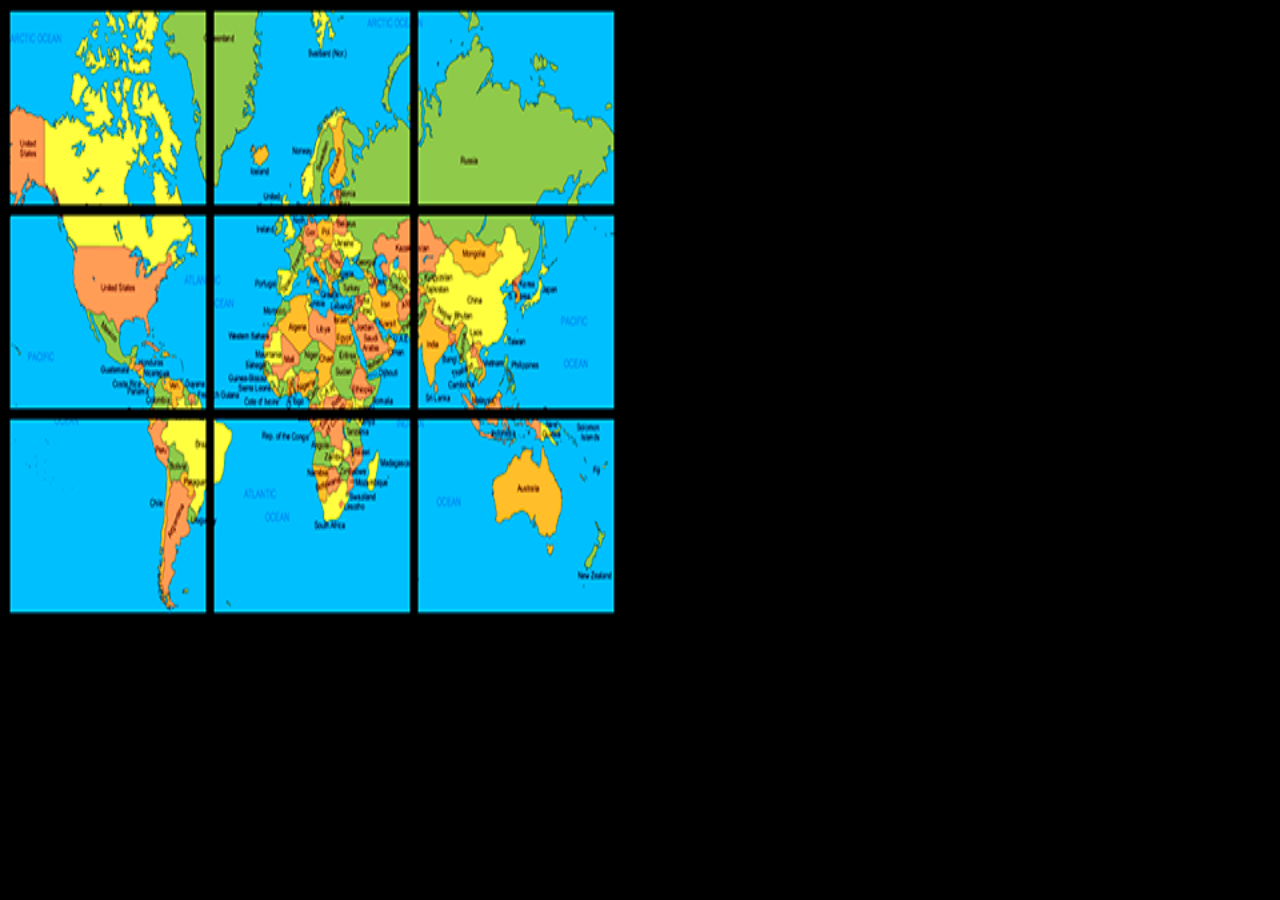
<file: atividade_dw003/index.html>
<!DOCTYPE html>
<html lang="en">
<head>
    <meta charset="UTF-8">
    <meta name="viewport" content="width=device-width, initial-scale=1.0">
    <title>Tarefa</title>
    <link rel="stylesheet" href="style.css">
</head>
<body>
    <img src="assets/mapa03.png" alt="">
    <img src="assets/mapa07.png" alt="">
    <img src="assets/mapa05.png" alt="">
    <br>
    <img src="assets/mapa09.png" alt="">
    <img src="assets/mapa01.png" alt="">
    <img src="assets/mapa08.png" alt="">
    <br>
    <img src="assets/mapa06.png" alt="">
    <img src="assets/mapa02.png" alt="">
    <img src="assets/mapa04.png" alt="">
</body>
</html>
</file>
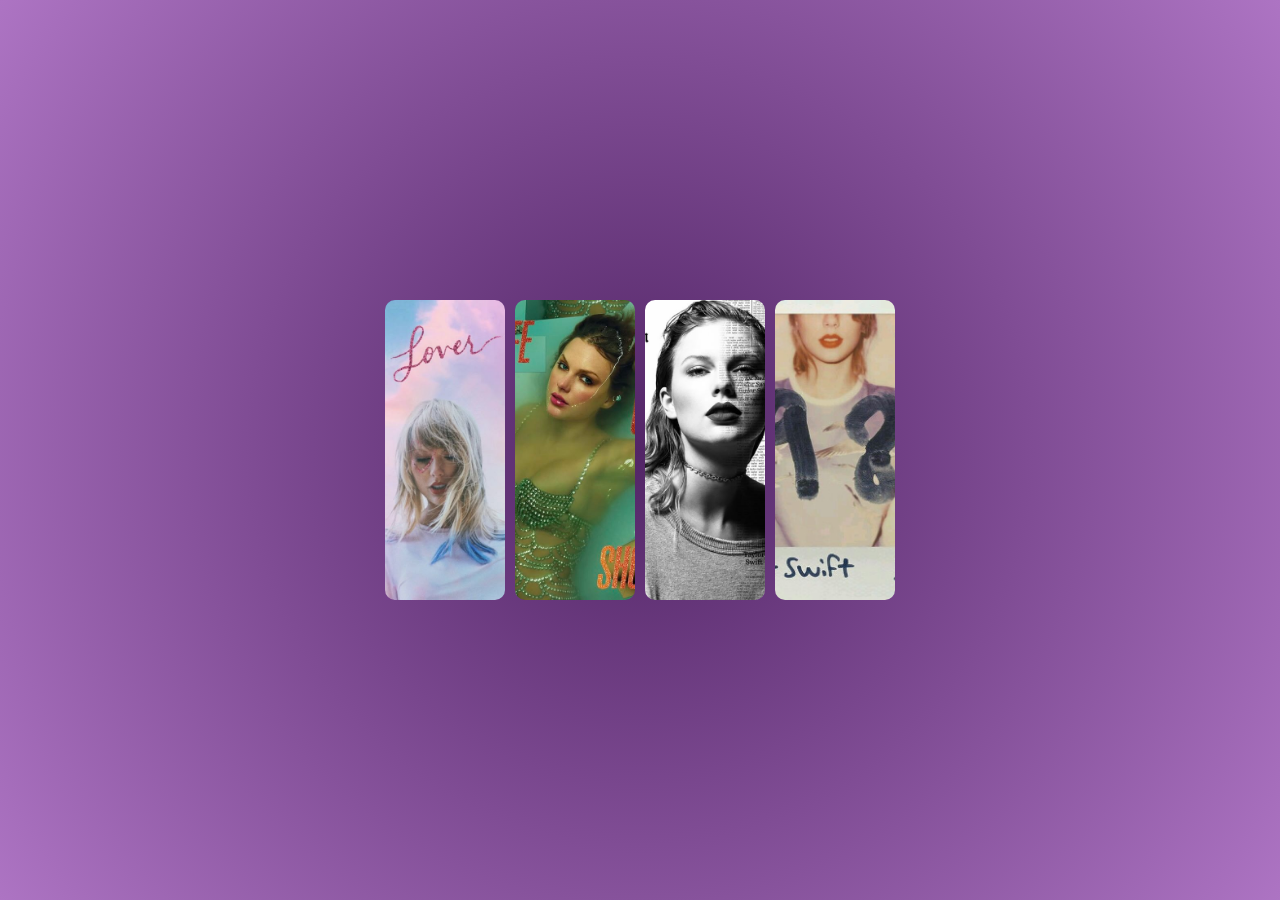
<file: atividade_dw008/index.html>
<!DOCTYPE html>
<html lang="en">
<head>
    <meta charset="UTF-8">
    <meta name="viewport" content="width=device-width, initial-scale=1.0">
    <title>expand image</title>
    <link rel="stylesheet" href="style.css">
</head>
<body>
    <div class="cards">
        <div class="card">
            <img src="imagens/꒰乐꒱.jpg" alt="Image 1">
        </div>
        <div class="card">
            <img src="imagens/Taylor Swift The life of a Showgirl.jpg" alt="Image 2">
        </div>
        <div class="card">
            <img src="imagens/taylor swift reputation album cover.jpg" alt="Image 3">
        </div>
        <div class="card">
            <img src="imagens/Taylor Swift - Blank Space.jpg" alt="Image 4">
        </div>

    </div>
</body>
</html>
</file>
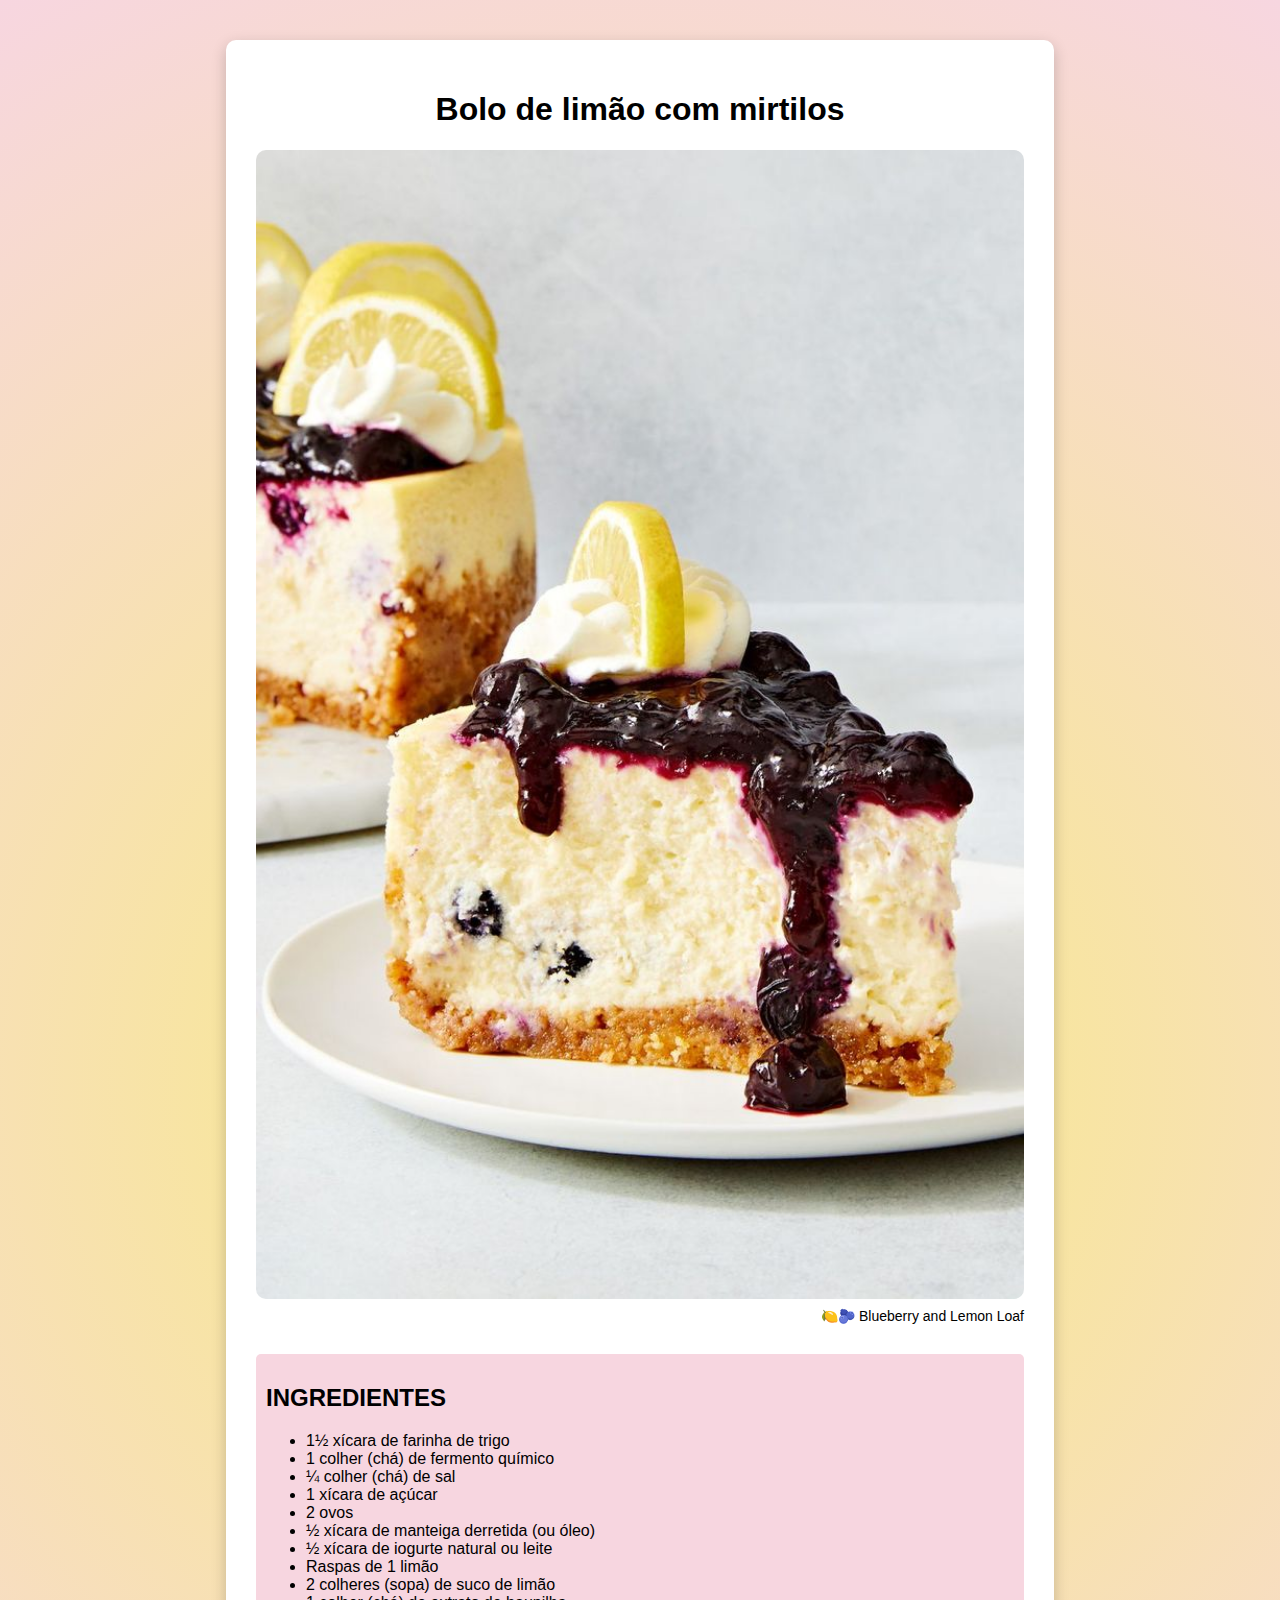
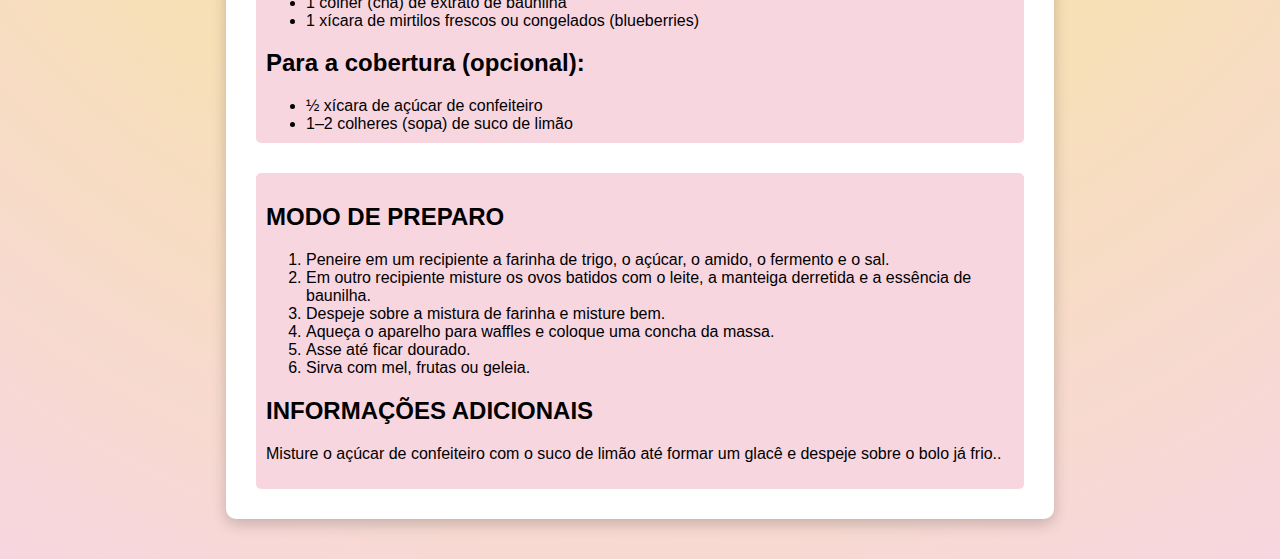
<file: atividade_dw009/index.html>
<!DOCTYPE html>
<html lang="pt-br">
<head>
    <meta charset="UTF-8">
    <title>cardapio</title>
    <link rel="stylesheet" href="style.css">
</head>

<body>

<div class="container">

    <h1>Bolo de limão com mirtilos</h1>

    <img src="imagem/I Can't Get Enough Of Lemon-Blueberry Desserts—Here's Everything I'm Making This Spring.jpg" alt="Waffle" class="imagem">
    <figcaption>🍋🫐 Blueberry and Lemon Loaf</figcaption>

    <p class="legenda"></p>

    <div class="con1">
        <h2>INGREDIENTES</h2>

    <ul>
        <li>1½ xícara de farinha de trigo</li>
        <li>1 colher (chá) de fermento químico</li>
        <li>¼ colher (chá) de sal</li>
        <li>1 xícara de açúcar</li>
        <li>2 ovos</li>
        <li>½ xícara de manteiga derretida (ou óleo)</li>
        <li>½ xícara de iogurte natural ou leite</li>
        <li>Raspas de 1 limão</li>
        <li>2 colheres (sopa) de suco de limão</li>
        <li>1 colher (chá) de extrato de baunilha</li>
        <li>1 xícara de mirtilos frescos ou congelados (blueberries)</li>
    </ul>

    <h2> Para a cobertura (opcional): </h2>
    <ul>
        <li>½ xícara de açúcar de confeiteiro</li>
        <li>1–2 colheres (sopa) de suco de limão</li>
    </ul>
    </div>
   
    <div class="con2">
        <h2>MODO DE PREPARO</h2>

    <ol>
        <li>Peneire em um recipiente a farinha de trigo, o açúcar, o amido, o fermento e o sal.</li>
        <li>Em outro recipiente misture os ovos batidos com o leite, a manteiga derretida e a essência de baunilha.</li>
        <li>Despeje sobre a mistura de farinha e misture bem.</li>
        <li>Aqueça o aparelho para waffles e coloque uma concha da massa.</li>
        <li>Asse até ficar dourado.</li>
        <li>Sirva com mel, frutas ou geleia.</li>
    </ol>

    <h2>INFORMAÇÕES ADICIONAIS</h2>

    <p>Misture o açúcar de confeiteiro com o suco de limão até formar um glacê e despeje sobre o bolo já frio..</p>
    </div>

</div>

</body>
</html>
</file>
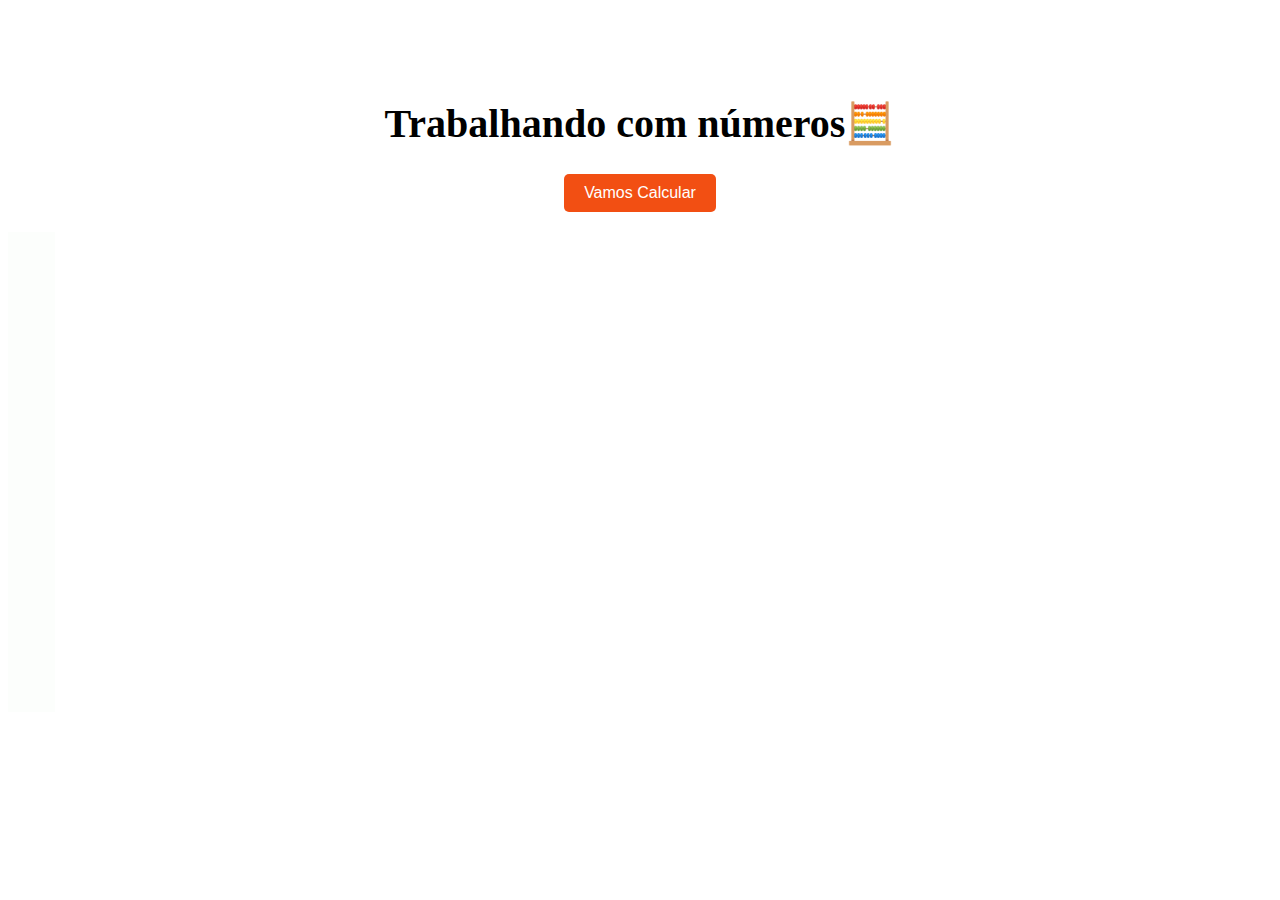
<file: atividade_dw012/index.html>
<!DOCTYPE html>
<html lang="pt-br">
<head>
<meta charset="UTF-8">
<title>Trabalhando com números</title>

<link rel="stylesheet" href="style.css">

</head>

<body>

<h1>Trabalhando com números🧮</h1>

<button onclick="calcular()">Vamos Calcular</button>

<p id="resultado"></p>

<script src="script.js"></script>

<marquee behavior="" direction="right"><img src="Dancing Number Dancing Letter Sticker - Dancing Number Dancing Letter Number - Descobrir e Compartilhar GIFs.gif" alt=""></marquee>

</body>
</html>
</file>
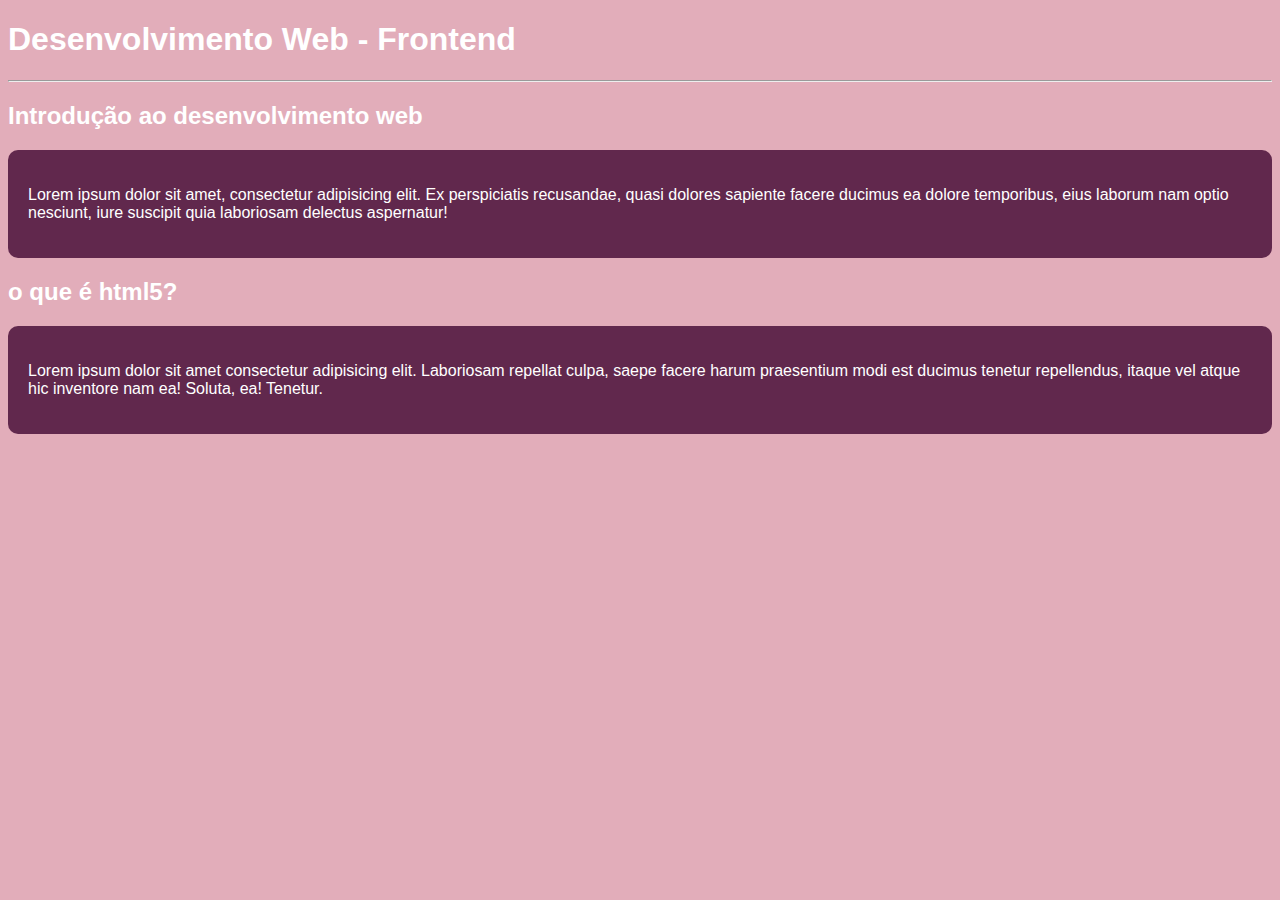
<file: dw002/index.html>
<!DOCTYPE html> <!-- iniciando um arquivo html 5 -->
<html lang="pt-br"> <!-- definir o idima -->
<head> <!-- onde fica as configurações do doculmento -->
    <meta charset="UTF-8">
    <meta name="viewport" content="width=device-width, initial-scale=1.0">
    <link rel="stylesheet" href="style.css">
    <link rel="shortcut icon" href="favicon.ico" type="image/x-icon">
    <title>Dw - Frontend</title>
</head>

<body>
    <h1>Desenvolvimento Web - Frontend</h1>
    <hr>
    <h2>Introdução ao desenvolvimento web</h2>
    <div class="poesia"> 
        <p>
        Lorem ipsum dolor sit amet, consectetur adipisicing elit. Ex perspiciatis recusandae, quasi dolores sapiente facere ducimus ea dolore temporibus, eius laborum nam optio nesciunt, iure suscipit quia laboriosam delectus aspernatur!
    </p>
    </div>

    <h2> o que é html5?</h2>
    <div class="poesia">
        <p>Lorem ipsum dolor sit amet consectetur adipisicing elit. Laboriosam repellat culpa, saepe facere harum praesentium modi est ducimus tenetur repellendus, itaque vel atque hic inventore nam ea! Soluta, ea! Tenetur.

        </p>
    </div>
   
</body>
</html>
</file>
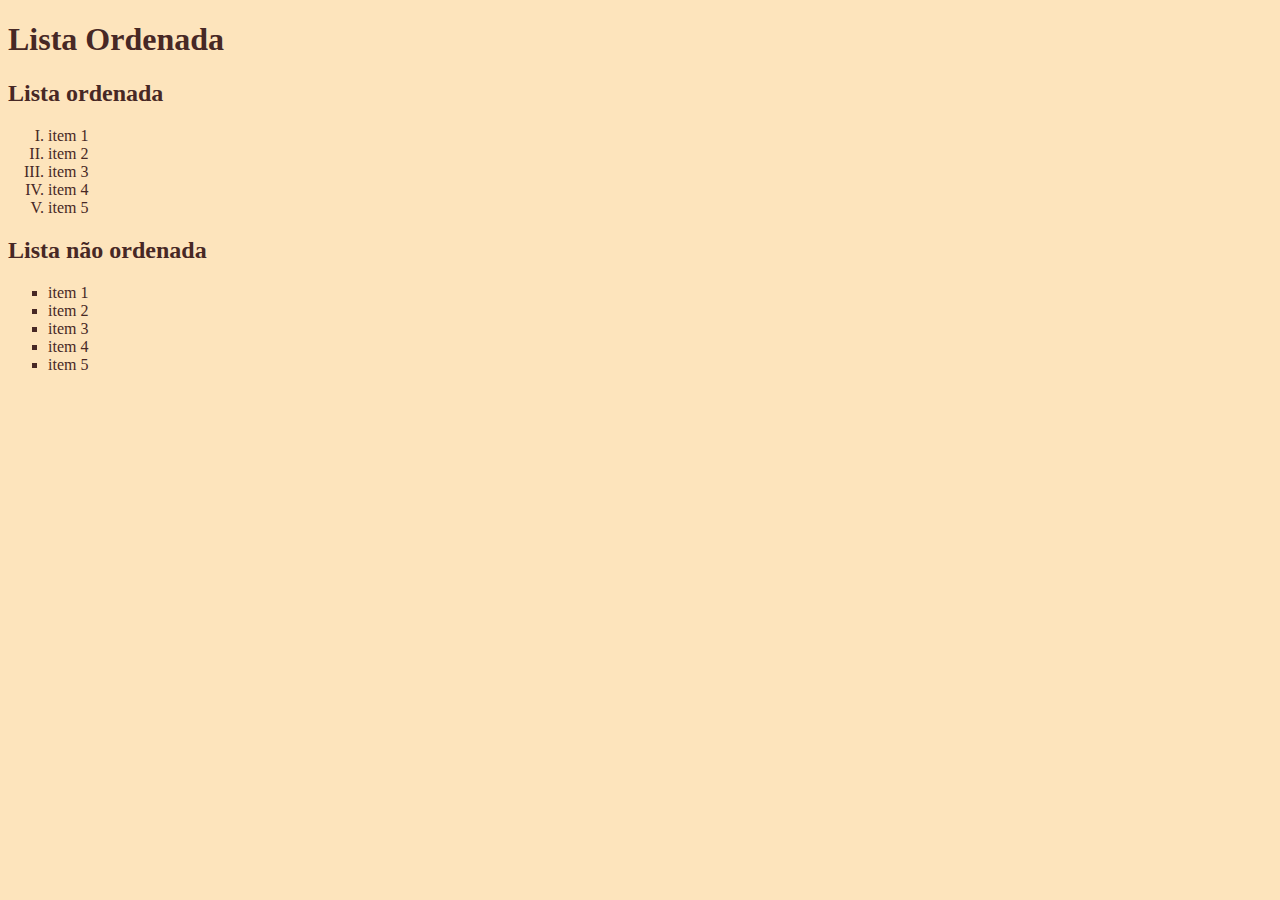
<file: dw005_listas/index.html>
<!DOCTYPE html>
<html lang="pt-br">
<head>
    <meta charset="UTF-8">
    <meta name="viewport" content="width=device-width, initial-scale=1.0">
    <title>Listas</title>
    <link rel="stylesheet" href="style.css">

</head>
<body>
    <h1>Lista Ordenada</h1>

    <h2>Lista ordenada</h2>
    <ol type="I">
        <li> item 1</li>
        <li> item 2</li>
        <li> item 3</li>
        <li> item 4</li>
        <li> item 5</li>
    </ol>

    <h2>Lista não ordenada</h2>
    <ul type ="square">
        <li> item 1</li>
        <li> item 2</li>
        <li> item 3</li>
        <li> item 4</li>
        <li> item 5</li>
    </ul>

</body>
</html>
</file>
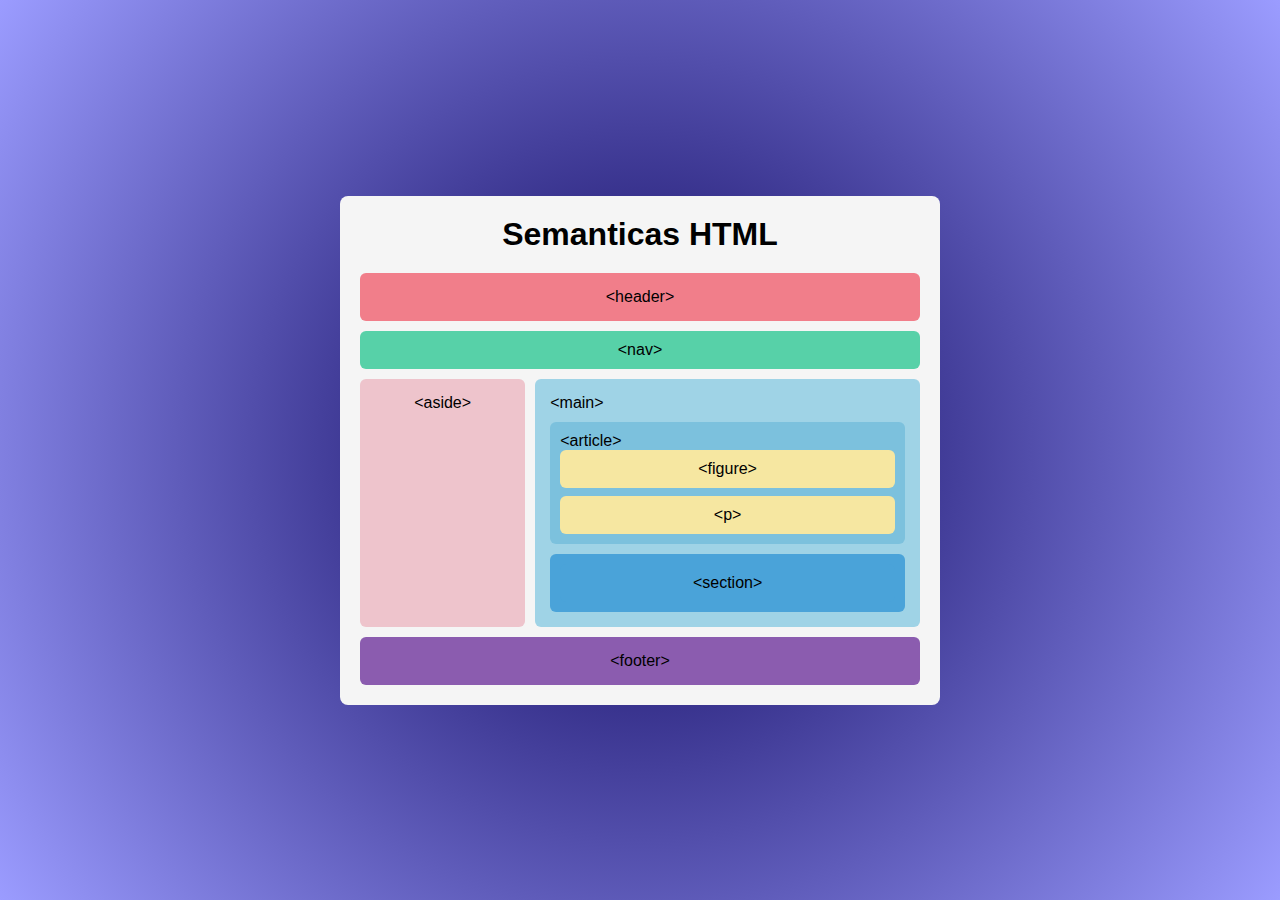
<file: dw008/index.html>
<!DOCTYPE html>
<html lang="pt-br">
<head>
    <meta charset="UTF-8">
    <title>Semantica</title>
    <link rel="stylesheet" href="style.css">
</head>
<body>

    <div class="container">
        <h1>Semanticas HTML</h1>

        <header>
            &lt;header&gt;
        </header>

        <nav>
            &lt;nav&gt;
        </nav>

        <div class="box">
            <aside>
                &lt;aside&gt;
            </aside>

            <main>
                &lt;main&gt;

                <article>
                    &lt;article&gt;

                    <figure>
                        &lt;figure&gt;
                    </figure>

                    <p>&lt;p&gt;</p>

                </article>

                <section>
                    <p class="section">&lt;section&gt;</p>
                </section>

            </main>
        </div>

        <footer>
            &lt;footer&gt;
        </footer>

    </div>

</body>
</html>
</file>
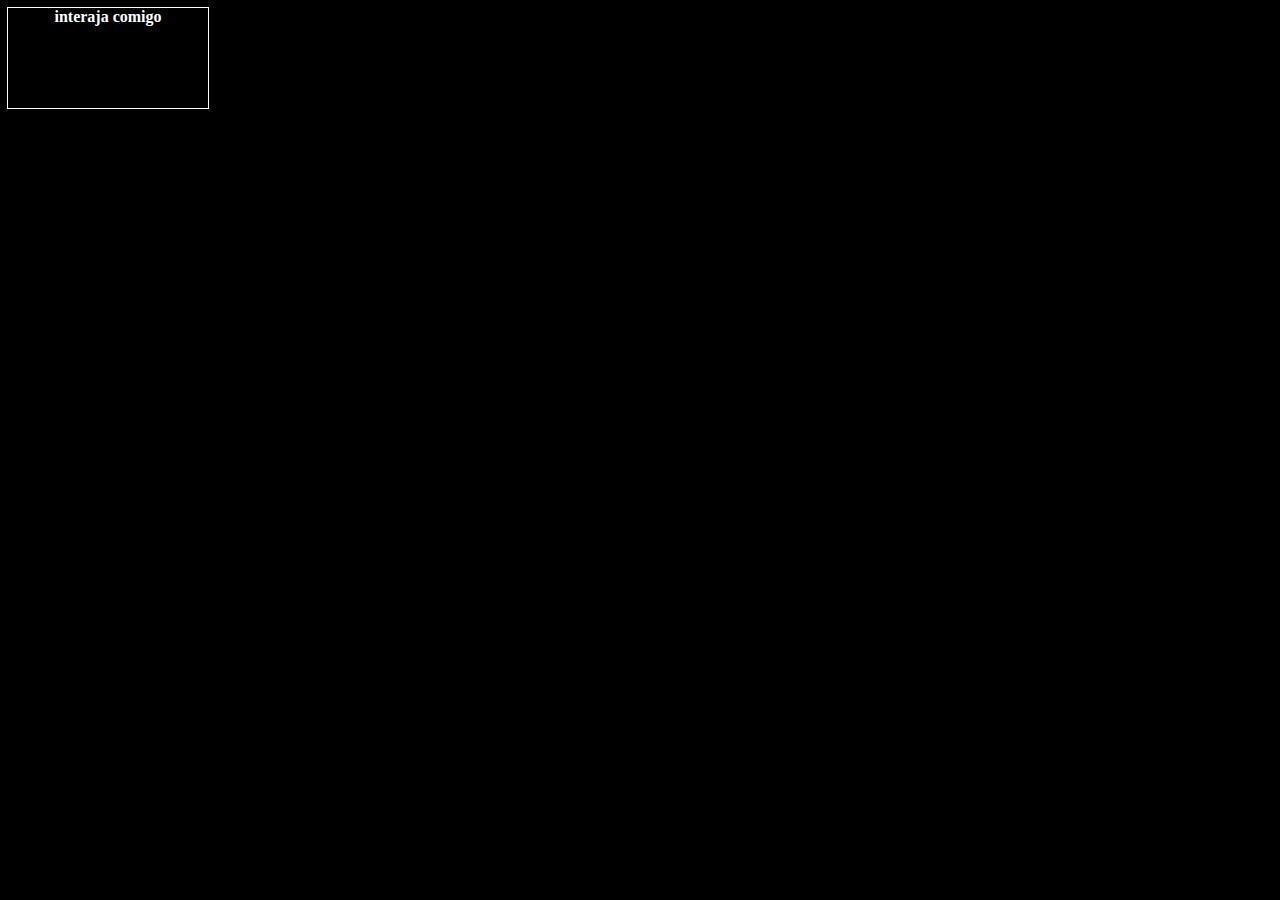
<file: dw011/index.html>
<!DOCTYPE html>
<html lang="pt-br">
<head>
    <meta charset="UTF-8">
    <meta name="viewport" content="width=device-width, initial-scale=1.0">
    <title>Document</title>
    <style>
        body{
            background-color: black;
            color: white;   
        }

        #area{
            width: 200px;
            height: 100px;
            outline: 1px solid rgb(255, 255, 255);
            display: flex;
            justify-content: center;
            font-weight: bolder;
        }
    </style>
</head>
<body>
    <div onmouseout="sair()" onmouseenter="entrar()" onclick="clique()" id="area">
        interaja comigo
    </div>

    <script src="script.js"></script>
</body>
</html>
</file>
<file: atividade_dw003/style.css>
img {
    width: 200px; /* autura */
    height: 200px; /* largura */
}
body{
    background-color: black
}
</file>
<file: atividade_dw008/style.css>
body{
    margin:0;
    display:flex;
    justify-content:center;
    align-items:center;
    height:100vh;
    background: radial-gradient(circle,     #522566, #ad74c3);;
}

.cards{
    display:flex;
    gap:10px;
}

.card{
    width:120px;
    height:300px;
    overflow:hidden;
    border-radius:10px;
    transition: width 0.6s cubic-bezier(0.22, 1, 0.36, 1);
}

.card:hover{
    width:200px;
}

.card img{
    width:100%;
    height:100%;
    object-fit:cover;
    transition: transform 0.6s cubic-bezier(0.22, 1, 0.36, 1);
}

.card:hover img{
    transform:scale(1.15);
}
h1{
    position:absolute;
    top:20px;
    font-family: 'Arial', sans-serif;
    color:white;
    z-index:1;
}
</file>
<file: atividade_dw009/style.css>
body{
    font-family: Arial, Helvetica, sans-serif;
    background-color: #f8ec82;
    background: radial-gradient(circle,     #f8ec82, #f7d6e0);;
    margin: 0;
}

figcaption{
    font-size: 14px;
    color: #000000;
    margin-top: 5px;
    text-align: right;
}

.container{
    background: white;
    width: 60%;
    margin: 40px auto;
    padding: 30px;
    border-radius: 10px;
    box-shadow: 0px 5px 15px rgba(0,0,0,0.2);
}

h1{
    text-align: center;
}

.con1{
    margin-top: 30px;
    background-color: #f7d6e0;
    border-radius: 5px;
    padding: 10px;
}
.con2{
    margin-top: 30px;
    background-color: #f7d6e0;
    border-radius: 5px;
    padding: 10px;
    
}



.imagem{
    width: 100%;
    border-radius: 10px;
}

.imagem:hover{
    transform:scale(1.15);
}


.legenda{
    text-align: right;
    font-size: 12px;
}

ul{
    
    margin: auto;
}

ol{
    
    margin: auto;
}

footer{
    text-align: center;
    color: white;
    margin-bottom: 20px;
}
</file>
<file: atividade_dw012/style.css>
body{
    /* background: radial-gradient(circle,     #8082a6, #46334f); */
    text-align: center;
    margin-top: 100px;
}

h1{
    font-size: 40px;
    color: #000000;
}

button{
    padding: 10px 20px;
    font-size: 16px;
    border: none;
    background-color: #f24f13;
    color: white;
    border-radius: 5px;
    cursor: pointer;
}

button:hover{
    background-color: #f2c230;
}

#resultado{
    margin-top: 20px;
    font-size: 20px;
    color: #333;
}
</file>
<file: dw002/style.css>
body {
    background-color: #e2adba;
    font-family: Arial, sans-serif;
}

.poesia {
    background-color: #61284D;
    color: #ffffff;
    padding: 20px;
    border-radius: 10px;
}

h1{
    color: #ffffff;
}

h2{
    color: #ffffff;
}
</file>
<file: dw005_listas/style.css>
body{
    background-color: #fde4bc;
    color: #472825;
}
</file>
<file: dw008/style.css>
* {
    box-sizing: border-box;
    margin: 0;
    padding: 0;
    font-family: Arial, Helvetica, sans-serif;
}

body {
    background: radial-gradient(circle,     #090057, #9b9cff);
    color: rgb(0, 0, 0);
    align-items: center;
    display: flex;
    justify-content: center;
    height: 100vh;
}

.container {
    background: #f5f5f5;
    padding: 20px;
    width: 600px;
    border-radius: 8px;
}

h1 {
    text-align: center;
    margin-bottom: 20px;
}

header {
    background-color: #f17e8a;
    padding: 15px;
    text-align: center;
    border-radius: 6px;
    margin-bottom: 10px;
}

nav {
    background-color: #57d1a8;
    padding: 10px;
    text-align: center;
    border-radius: 6px;
    margin-bottom: 10px;
}

.box {
    display: flex;
    gap: 10px;
    margin-bottom: 10px;
}

aside {
    background-color: #eec4cc;
    width: 30%;
    padding: 15px;
    border-radius: 6px;
    text-align: center;
}

main {
    background-color: #9fd3e6;
    width: 70%;
    padding: 15px;
    border-radius: 6px;
}

article {
    background-color: #7cc1dd;
    padding: 10px;
    border-radius: 6px;
    margin: 10px 0;
}

figure {
    background-color: #f6e7a1;
    padding: 10px;
    border-radius: 6px;
    margin-bottom: 8px;
    text-align: center;
}

p {
    background-color: #f6e7a1;
    padding: 10px;
    border-radius: 6px;
    text-align: center;
}

section {
    background-color: #4aa3d9;
    padding: 10px;
    border-radius: 6px;
    text-align: center;
}
.section{
    background-color: #4aa3d9;
    
}

footer {
    background-color: #8b5caf;
    padding: 15px;
    text-align: center;
    border-radius: 6px;
}
</file>
